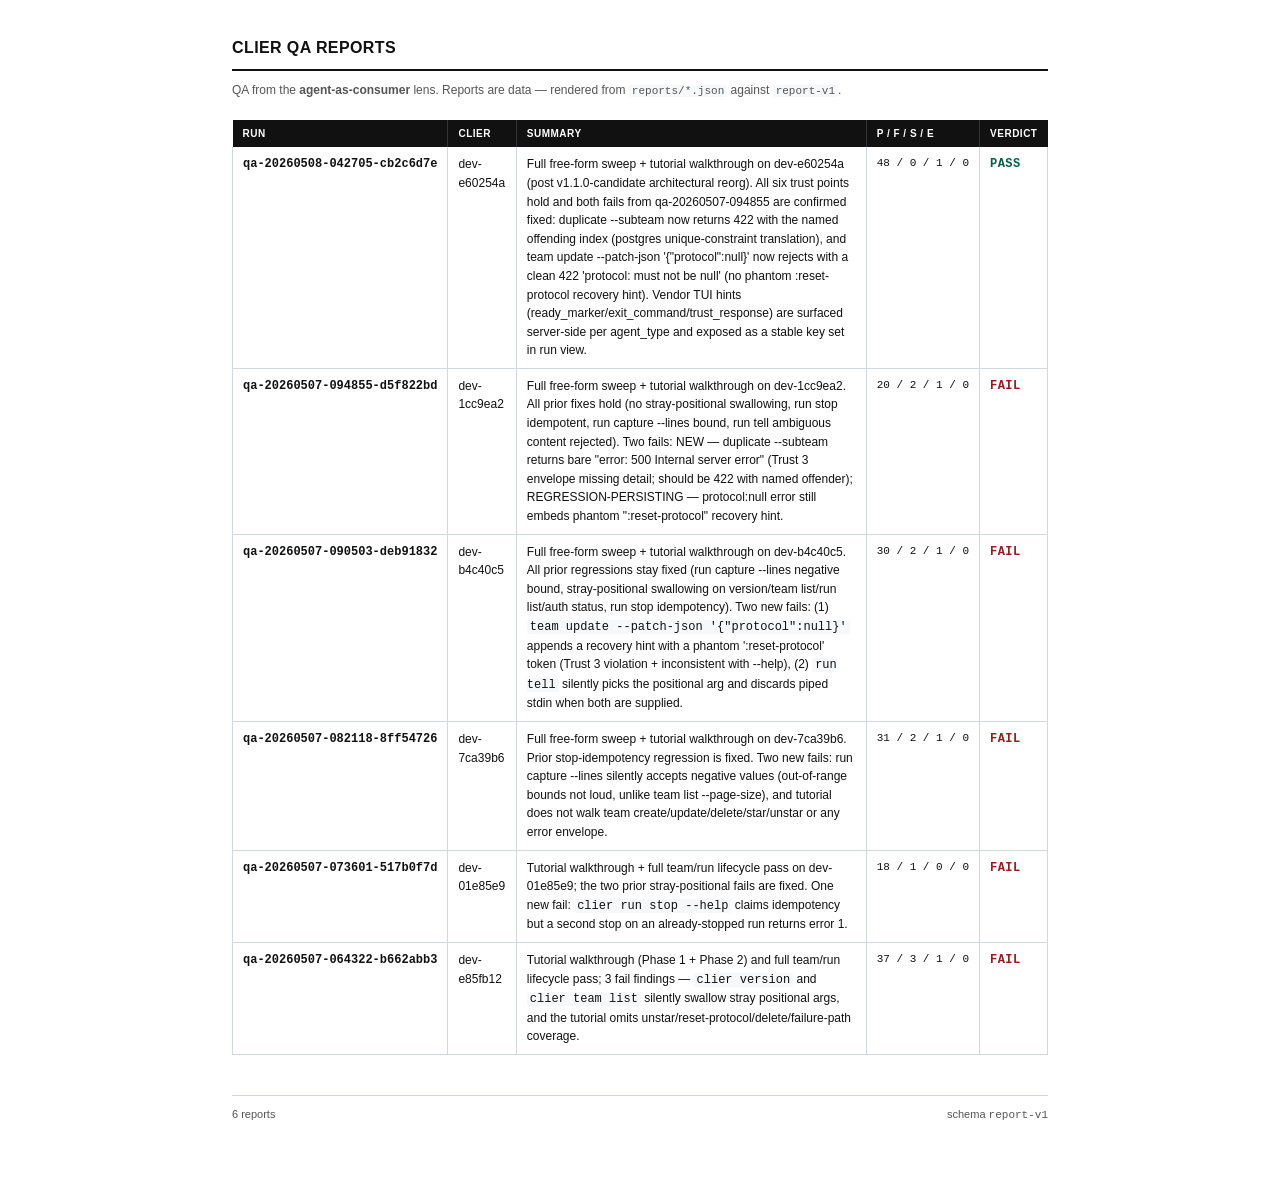
<file: index.html>
<!DOCTYPE html>
<html lang="ko">
<head>
<meta charset="UTF-8">
<meta name="viewport" content="width=device-width, initial-scale=1">
<title>clier QA</title>
<link rel="stylesheet" href="style.css">
</head>
<body>
<div id="app" class="doc"></div>

<script>
// ─────────────────────────────────────────────────────────────────
// clier QA SPA — consumes report-v1 (flat shape)
// #/              → list view   (reports/index.json)
// #/report/<id>   → detail view (reports/<id>.json)
// ─────────────────────────────────────────────────────────────────

const $app = document.getElementById('app');

const h = (tag, attrs = {}, ...kids) => {
  const el = document.createElement(tag);
  for (const [k, v] of Object.entries(attrs || {})) {
    if (v === undefined || v === null || v === false) continue;
    if (k === 'class') el.className = v;
    else if (k === 'html') el.innerHTML = v;
    else if (k.startsWith('on')) el.addEventListener(k.slice(2), v);
    else el.setAttribute(k, v === true ? '' : v);
  }
  for (const c of kids.flat()) {
    if (c === null || c === undefined || c === false) continue;
    el.append(c.nodeType ? c : document.createTextNode(String(c)));
  }
  return el;
};
const clear = (el) => { while (el.firstChild) el.removeChild(el.firstChild); };
const esc = (s) => s === null || s === undefined ? ''
  : String(s).replace(/&/g, '&amp;').replace(/</g, '&lt;').replace(/>/g, '&gt;');
const md = (s) => esc(s).replace(/`([^`]+)`/g, '<code>$1</code>')
                        .replace(/\*\*([^*]+)\*\*/g, '<strong>$1</strong>');

const route = () => {
  const hash = location.hash.replace(/^#\/?/, '');
  if (!hash) return { name: 'list' };
  const m = hash.match(/^report\/(.+)$/);
  return m ? { name: 'detail', id: decodeURIComponent(m[1]) } : { name: 'list' };
};

const render = async () => {
  clear($app);
  try {
    route().name === 'list' ? await renderList() : await renderDetail(route().id);
  } catch (e) {
    $app.append(h('div', { class: 'finding fail' },
      h('div', { class: 'finding-head' }, 'render error'),
      h('p', {}, String(e.message || e))));
    throw e;
  }
};
window.addEventListener('hashchange', render);
window.addEventListener('DOMContentLoaded', render);

// ═════ LIST ══════════════════════════════════════════════════════════
async function renderList() {
  const res = await fetch('reports/index.json', { cache: 'no-cache' });
  if (!res.ok) throw new Error(`reports/index.json: ${res.status}`);
  const items = await res.json();
  items.sort((a, b) => (b.id || '').localeCompare(a.id || ''));

  $app.append(
    h('div', { class: 'ix-head' },
      h('h1', {}, 'clier QA Reports'),
      h('p', { html: 'QA from the <strong>agent-as-consumer</strong> lens. Reports are data — rendered from <code>reports/*.json</code> against <code>report-v1</code>.' })
    )
  );

  if (!items.length) {
    $app.append(h('p', { class: 'empty', style: 'padding: 24px; text-align: center; color: var(--c-muted);' }, 'No reports yet.'),
      h('footer', {}, h('div', {}, 'schema report-v1')));
    return;
  }

  const tbody = h('tbody');
  for (const it of items) {
    const date = fmtDate(it.id);
    const c = it.counts || { pass: 0, fail: 0, skip: 0, error: 0 };
    const countsText = `${c.pass} / ${c.fail} / ${c.skip} / ${c.error}`;
    const verdict = it.verdict || 'pass';
    const href = `#/report/${encodeURIComponent(it.id)}`;
    tbody.append(
      h('tr', {},
        h('td', { class: 'date'   }, h('a', { href }, date)),
        h('td', {},                  h('a', { href }, it.clier_version || '—')),
        h('td', {},                  h('a', { href, html: md(it.summary || '') })),
        h('td', { class: 'counts' }, h('a', { href }, countsText)),
        h('td', { class: `verdict ${verdict}` }, h('a', { href }, verdict.toUpperCase()))
      )
    );
  }

  $app.append(
    h('table', { class: 'ix' },
      h('thead', {}, h('tr', {},
        h('th', {}, 'Run'),
        h('th', {}, 'clier'),
        h('th', {}, 'Summary'),
        h('th', {}, 'P / F / S / E'),
        h('th', {}, 'Verdict'))),
      tbody),
    h('footer', {},
      h('div', {}, `${items.length} reports`),
      h('div', { html: 'schema <code>report-v1</code>' }))
  );
}

// ═════ DETAIL ════════════════════════════════════════════════════════
async function renderDetail(id) {
  const res = await fetch(`reports/${id}.json`, { cache: 'no-cache' });
  if (!res.ok) throw new Error(`reports/${id}.json: ${res.status}`);
  const r = await res.json();
  if (r.schema_version !== 1) throw new Error(`unsupported schema_version: ${r.schema_version}`);

  const findings = r.findings || [];
  const c = countBy(findings, 'status');
  const verdict = (c.fail + c.error) === 0 ? 'PASS' : 'FAIL';

  $app.append(h('div', { class: 'crumb' },
    h('a', { href: '#/' }, 'QA Reports'), ' / ', r.id));

  $app.append(
    h('div', { class: 'doc-title' }, 'clier QA Report'),
    h('div', { class: 'doc-sub', html: `Run <code>${esc(r.id)}</code> · Verdict <strong>${verdict}</strong>` }),
    renderMeta(r),
    renderSummary(c, verdict, r.summary),
    renderFindings(findings),
    h('footer', {},
      h('div', { html: `Run <code>${esc(r.id)}</code>` }),
      h('div', { html: 'Schema <code>report-v1</code>' }))
  );
}

function renderMeta(r) {
  const modelText = r.agent ? `${r.agent.kind}${r.agent.model ? ' / ' + r.agent.model : ''}` : '—';
  return h('table', { class: 'meta' }, h('tbody', {},
    h('tr', {},
      h('th', {}, 'Started'),  h('td', {}, fmtTs(r.started_at)),
      h('th', {}, 'Finished'), h('td', {}, fmtTs(r.finished_at))),
    h('tr', {},
      h('th', {}, 'Duration'), h('td', {}, fmtDuration(r.started_at, r.finished_at)),
      h('th', {}, 'OS'),       h('td', {}, r.os || '—')),
    h('tr', {},
      h('th', {}, 'clier'),    h('td', {}, 'v' + (r.clier_version || '—')),
      h('th', {}, 'Agent'),    h('td', { class: 'narrow' }, modelText)),
    h('tr', {},
      h('th', {}, 'Auth'),     h('td', {}, r.auth_target || '—'),
      h('th', {}, 'Prefix'),   h('td', {}, r.disposable_prefix || '—'))
  ));
}

function renderSummary(c, verdict, summary) {
  const sec = h('section', {});
  sec.append(h('h2', { html: `<span class="num">1.</span>Summary` }));
  sec.append(h('table', { class: 't' },
    h('thead', {}, h('tr', {},
      h('th', {}, 'Total'), h('th', {}, 'Pass'),
      h('th', {}, 'Fail'), h('th', {}, 'Error'), h('th', {}, 'Skip'))),
    h('tbody', {},
      h('tr', {},
        h('td', { class: 'num' },     c.total || 0),
        h('td', { class: 'st pass' }, c.pass || 0),
        h('td', { class: 'st fail' }, c.fail || 0),
        h('td', { class: 'st error'}, c.error || 0),
        h('td', { class: 'st skip' }, c.skip || 0)))
  ));
  if (summary) sec.append(h('p', { style: 'margin-top: 12px;', html: md(summary) }));
  return sec;
}

function renderFindings(findings) {
  const sec = h('section', {});
  sec.append(h('h2', { html: `<span class="num">2.</span>Findings` }));

  if (!findings.length) {
    sec.append(h('p', { class: 'empty' }, 'No findings in this run.'));
    return sec;
  }

  const thead = h('thead', {}, h('tr', {},
    h('th', { class: 'col-num' }, '#'),
    h('th', {}, 'Finding'),
    h('th', { class: 'col-st' }, 'Status'),
    h('th', {}, 'Evidence')));

  const tbody = h('tbody');
  findings.forEach((f, i) => tbody.append(renderFindingRow(i + 1, f)));
  sec.append(h('table', { class: 't' }, thead, tbody));
  return sec;
}

function renderFindingRow(i, f) {
  const cell = h('td', {});

  // rationale is always present for findings
  cell.append(h('span', { class: 'ev agent', html: md(f.rationale) }));

  if (f.fail_note)    cell.append(h('span', { class: 'ev fail',  html: esc(f.fail_note) }));
  if (f.skip_reason)  cell.append(h('span', { class: 'ev',       html: `<em>${esc(f.skip_reason)}</em>` }));
  if (f.error_detail) cell.append(h('span', { class: 'ev fail',  html: esc(f.error_detail) }));

  // inline command evidence
  const bits = [];
  if (f.command)        bits.push(`<span class="ev-label">cmd</span><code>${esc(f.command)}</code>`);
  if (f.exit_code !== undefined) bits.push(`<span class="ev-label">exit</span>${f.exit_code}`);
  if (f.stdout_excerpt) bits.push(`<span class="ev-label">stdout</span>${esc(f.stdout_excerpt)}`);
  if (f.stderr_excerpt) bits.push(`<span class="ev-label">stderr</span>${esc(f.stderr_excerpt)}`);
  if (f.duration_ms !== undefined) bits.push(`<span class="ev-label">dur</span>${fmtMs(f.duration_ms)}`);
  if (bits.length) cell.append(h('span', { class: 'ev' + (f.status === 'fail' || f.status === 'error' ? ' fail' : ''), html: bits.join('  ') }));

  // multi-step
  if (f.steps?.length) {
    const stbody = h('tbody');
    f.steps.forEach((st, k) => stbody.append(renderStepRow(k + 1, st)));
    cell.append(h('table', { class: 't steps', style: 'margin-top: 6px;' },
      h('thead', {}, h('tr', {},
        h('th', { class: 'col-num' }, '#'),
        h('th', {}, 'Step'),
        h('th', { class: 'col-st' }, 'Status'))),
      stbody));
  }

  // references
  if (f.references?.length) {
    for (const ref of f.references) {
      if (ref.label) cell.append(h('span', { class: 'excerpt-label' }, ref.label));
      if (ref.excerpt) cell.append(h('div', { class: 'excerpt' }, ref.excerpt));
      else if (ref.url) cell.append(h('div', { class: 'excerpt' }, ref.url));
    }
  }

  return h('tr', {},
    h('td', { class: 'num' }, `2.${i}`),
    h('td', { html: md(f.title) }),
    h('td', { class: `st ${f.status}` }, f.status.toUpperCase()),
    cell);
}

function renderStepRow(num, st) {
  const body = h('td', {});
  body.append(h('span', { class: 'step-label', html: md(st.label) }));
  if (st.command) body.append(h('span', { class: 'ev', html: `<code>${esc(st.command)}</code>` }));
  const bits = [];
  if (st.exit_code !== undefined) bits.push(`<span class="ev-label">exit</span>${st.exit_code}`);
  if (st.stdout_excerpt) bits.push(`<span class="ev-label">stdout</span>${esc(st.stdout_excerpt)}`);
  if (st.stderr_excerpt) bits.push(`<span class="ev-label">stderr</span>${esc(st.stderr_excerpt)}`);
  if (bits.length) body.append(h('span', { class: 'ev' + (st.status === 'fail' ? ' fail' : ''), html: bits.join('  ') }));
  if (st.skip_reason) body.append(h('span', { class: 'ev', html: `<em>${esc(st.skip_reason)}</em>` }));
  return h('tr', { class: `step ${st.status}` },
    h('td', { class: 'num' }, num),
    body,
    h('td', { class: `st ${st.status}` }, st.status.toUpperCase()));
}

// ─── utils ───────────────────────────────────────────────────────────
function countBy(items, key) {
  const c = { total: items.length, pass: 0, fail: 0, skip: 0, error: 0 };
  for (const it of items) c[it[key]] = (c[it[key]] || 0) + 1;
  return c;
}
function fmtDate(id) {
  const m = (id || '').match(/^(\d{4}-\d{2}-\d{2})T(\d{2})(\d{2})/);
  return m ? `${m[1]} ${m[2]}:${m[3]}` : (id || '');
}
function fmtTs(iso) {
  try {
    const d = new Date(iso);
    const p = (n) => String(n).padStart(2, '0');
    return `${d.getFullYear()}-${p(d.getMonth()+1)}-${p(d.getDate())} ${p(d.getHours())}:${p(d.getMinutes())}:${p(d.getSeconds())} KST`;
  } catch { return iso; }
}
function fmtDuration(a, b) {
  const ms = new Date(b) - new Date(a);
  if (!isFinite(ms) || ms < 0) return '—';
  const s = Math.floor(ms / 1000);
  return `${Math.floor(s / 60)}m ${s % 60}s`;
}
function fmtMs(ms) { return ms >= 1000 ? (ms / 1000).toFixed(1) + 's' : ms + 'ms'; }
</script>
</body>
</html>
</file>
<file: style.css>
/* clier QA — sober document style */

*, *::before, *::after { box-sizing: border-box; margin: 0; padding: 0; }

:root {
  --c-text: #111;
  --c-muted: #555;
  --c-faint: #888;
  --c-border: #d0d7de;
  --c-border-strong: #1a1a1a;
  --c-bg: #fff;
  --c-bg-alt: #f6f8fa;
  --c-pass: #065f46;
  --c-fail: #991b1b;
  --c-skip: #6b7280;
  --c-error: #92400e;
  --font-sans: -apple-system, BlinkMacSystemFont, 'Segoe UI', Roboto, 'Helvetica Neue', sans-serif;
  --font-mono: ui-monospace, SFMono-Regular, Menlo, Consolas, monospace;
}

html { -webkit-text-size-adjust: 100%; }
body {
  font-family: var(--font-sans);
  font-size: 13px;
  line-height: 1.55;
  color: var(--c-text);
  background: var(--c-bg);
}
a { color: inherit; }

.doc { max-width: 880px; margin: 0 auto; padding: 36px 32px 80px; }

/* crumb */
.crumb {
  font-size: 11px;
  color: var(--c-muted);
  margin-bottom: 20px;
  padding-bottom: 8px;
  border-bottom: 1px solid var(--c-border);
}
.crumb a { color: var(--c-muted); text-decoration: none; }
.crumb a:hover { text-decoration: underline; color: var(--c-text); }

/* title */
.doc-title {
  font-size: 15px;
  font-weight: 700;
  letter-spacing: 0.4px;
  text-transform: uppercase;
  padding-bottom: 8px;
  border-bottom: 2px solid var(--c-text);
  margin-bottom: 10px;
}
.doc-sub {
  font-size: 12px;
  color: var(--c-muted);
  margin-bottom: 20px;
}
.doc-sub code { font-family: var(--font-mono); font-size: 11px; }

/* metadata table */
table.meta {
  width: 100%;
  border-collapse: collapse;
  font-size: 12px;
  margin-bottom: 22px;
  border: 1px solid var(--c-border);
}
table.meta th, table.meta td {
  padding: 5px 10px;
  border: 1px solid var(--c-border);
  text-align: left;
  vertical-align: top;
}
table.meta th {
  width: 130px;
  background: var(--c-bg-alt);
  font-weight: 600;
  text-transform: uppercase;
  font-size: 10px;
  letter-spacing: 0.4px;
  color: var(--c-muted);
}
table.meta td { font-family: var(--font-mono); font-size: 12px; }
table.meta td.narrow { font-family: var(--font-sans); }

/* section heading */
section { margin-top: 26px; }
section > h2 {
  font-size: 13px;
  font-weight: 700;
  letter-spacing: 0.4px;
  text-transform: uppercase;
  padding-bottom: 4px;
  border-bottom: 1px solid var(--c-text);
  margin-bottom: 10px;
}
section > h2 .num { color: var(--c-muted); margin-right: 8px; font-family: var(--font-mono); font-weight: 700; }
section > h2 .chip {
  float: right;
  font-family: var(--font-mono);
  font-size: 10px;
  font-weight: 700;
  color: var(--c-muted);
  letter-spacing: 0.4px;
}
section h3 {
  font-size: 12px;
  font-weight: 700;
  margin: 14px 0 6px;
}
section h3 .num {
  color: var(--c-muted);
  margin-right: 8px;
  font-family: var(--font-mono);
}
section h4 {
  font-size: 10px;
  font-weight: 700;
  margin: 10px 0 4px;
  color: var(--c-muted);
  text-transform: uppercase;
  letter-spacing: 0.4px;
}

p {
  font-size: 13px;
  margin-bottom: 8px;
  line-height: 1.55;
}
p code, td code, li code {
  font-family: var(--font-mono);
  font-size: 12px;
  background: var(--c-bg-alt);
  padding: 0 3px;
  border-radius: 2px;
}

/* main data tables */
table.t {
  width: 100%;
  border-collapse: collapse;
  font-size: 12px;
  margin-bottom: 10px;
}
table.t thead th {
  padding: 6px 10px;
  background: var(--c-text);
  color: #fff;
  text-align: left;
  font-size: 10px;
  text-transform: uppercase;
  letter-spacing: 0.5px;
  font-weight: 700;
  border-right: 1px solid #333;
  white-space: nowrap;
}
table.t thead th:last-child { border-right: none; }
table.t tbody td {
  padding: 6px 10px;
  border-bottom: 1px solid var(--c-border);
  border-right: 1px solid var(--c-border);
  vertical-align: top;
  line-height: 1.45;
}
table.t tbody td:first-child { border-left: 1px solid var(--c-border); }
table.t tbody td:last-child  { border-right: 1px solid var(--c-border); }
table.t tbody tr:nth-child(even) td { background: var(--c-bg-alt); }

table.t code {
  font-family: var(--font-mono);
  font-size: 11px;
  background: rgba(0,0,0,0.04);
  padding: 0 3px;
  border-radius: 2px;
}

/* status / source / guidance cells */
.col-st { width: 68px; }
.col-src { width: 64px; }
.col-gd { width: 78px; }
.col-num { width: 44px; }
.col-role { width: 76px; }
.col-dur { width: 60px; }

.st {
  font-family: var(--font-mono);
  font-weight: 700;
  font-size: 11px;
  letter-spacing: 0.5px;
  text-align: center;
  white-space: nowrap;
}
.st.pass  { color: var(--c-pass); }
.st.fail  { color: var(--c-fail); }
.st.skip  { color: var(--c-skip); }
.st.error { color: var(--c-error); }

.src {
  font-family: var(--font-mono);
  font-size: 10px;
  text-transform: uppercase;
  letter-spacing: 0.4px;
  color: var(--c-muted);
  text-align: center;
}

.gd {
  font-family: var(--font-mono);
  font-size: 10px;
  letter-spacing: 0.5px;
  text-transform: uppercase;
  font-weight: 700;
  text-align: center;
}
.gd.good    { color: var(--c-pass); }
.gd.poor    { color: var(--c-error); }
.gd.missing { color: var(--c-fail); }

.num {
  font-family: var(--font-mono);
  text-align: right;
  color: var(--c-muted);
  font-size: 11px;
}

.role {
  font-family: var(--font-mono);
  font-size: 10px;
  text-transform: uppercase;
  letter-spacing: 0.4px;
  color: var(--c-muted);
}
.role.assertion { color: var(--c-text); font-weight: 700; }

.dur {
  font-family: var(--font-mono);
  font-size: 10px;
  color: var(--c-muted);
  text-align: right;
  white-space: nowrap;
}

/* evidence block inside a cell */
.ev {
  display: block;
  font-family: var(--font-mono);
  font-size: 10px;
  color: var(--c-muted);
  margin-top: 4px;
  white-space: pre-wrap;
  word-break: break-all;
}
.ev.fail { color: var(--c-fail); }
.ev-label {
  display: inline-block;
  font-family: var(--font-sans);
  font-size: 9px;
  text-transform: uppercase;
  letter-spacing: 0.4px;
  color: var(--c-faint);
  margin-right: 4px;
  font-weight: 700;
}

/* finding block (observation / scenario fail) */
.finding {
  border: 1px solid var(--c-border);
  border-left: 3px solid var(--c-text);
  padding: 10px 14px;
  margin: 10px 0 14px;
  background: var(--c-bg);
}
.finding.fail { border-left-color: var(--c-fail); }
.finding.error { border-left-color: var(--c-error); }
.finding.warn { border-left-color: var(--c-error); background: #fffbeb; }

.finding-head {
  font-family: var(--font-mono);
  font-size: 10px;
  letter-spacing: 0.5px;
  text-transform: uppercase;
  color: var(--c-muted);
  margin-bottom: 4px;
  font-weight: 700;
}
.finding h3 { margin: 0 0 6px; font-size: 13px; font-weight: 700; }

.excerpt {
  font-family: var(--font-mono);
  font-size: 11px;
  background: var(--c-bg-alt);
  border: 1px solid var(--c-border);
  padding: 6px 8px;
  margin: 6px 0;
  white-space: pre-wrap;
  color: var(--c-text);
  line-height: 1.5;
}
.excerpt-label {
  display: block;
  font-family: var(--font-sans);
  font-size: 10px;
  text-transform: uppercase;
  letter-spacing: 0.4px;
  color: var(--c-muted);
  margin: 8px 0 3px;
  font-weight: 700;
}
.excerpt-label:first-child { margin-top: 0; }

/* scenario sub-block */
.scenario {
  border: 1px solid var(--c-border);
  padding: 10px 14px;
  margin: 8px 0 16px;
  background: var(--c-bg);
}
.scenario.fail { border-left: 3px solid var(--c-fail); padding-left: 12px; }
.scenario-title {
  font-size: 12px;
  font-weight: 700;
  margin-bottom: 6px;
}

dl.outcome {
  display: grid;
  grid-template-columns: 110px 1fr;
  gap: 3px 10px;
  font-size: 11px;
  margin-bottom: 8px;
  padding: 6px 8px;
  background: var(--c-bg-alt);
  border-left: 2px solid var(--c-border-strong);
}
dl.outcome dt {
  font-size: 10px;
  text-transform: uppercase;
  letter-spacing: 0.4px;
  color: var(--c-muted);
  font-weight: 700;
}
dl.outcome dd { font-family: var(--font-mono); font-size: 11px; }
dl.outcome dd.pass { color: var(--c-pass); }
dl.outcome dd.fail { color: var(--c-fail); }

/* captured */
.captured {
  display: inline-block;
  font-family: var(--font-mono);
  font-size: 10px;
  color: var(--c-text);
  background: #ecfdf5;
  padding: 1px 5px;
  border: 1px solid #a7f3d0;
  margin: 2px 0 0;
}
.captured::before {
  content: 'captured';
  font-family: var(--font-sans);
  text-transform: uppercase;
  letter-spacing: 0.3px;
  font-size: 8px;
  color: #065f46;
  margin-right: 4px;
  font-weight: 700;
}

/* footer */
footer {
  margin-top: 40px;
  padding-top: 10px;
  border-top: 1px solid var(--c-border);
  font-size: 11px;
  color: var(--c-muted);
  display: flex; justify-content: space-between;
}
footer code { font-family: var(--font-mono); }

/* index */
.ix-head { margin-bottom: 20px; }
.ix-head h1 {
  font-size: 16px;
  font-weight: 700;
  letter-spacing: 0.4px;
  text-transform: uppercase;
  padding-bottom: 8px;
  border-bottom: 2px solid var(--c-text);
  margin-bottom: 10px;
}
.ix-head p { font-size: 12px; color: var(--c-muted); }
.ix-head p code { font-family: var(--font-mono); font-size: 11px; }

table.ix {
  width: 100%;
  border-collapse: collapse;
  font-size: 12px;
}
table.ix thead th {
  padding: 6px 10px;
  background: var(--c-text);
  color: #fff;
  text-align: left;
  font-size: 10px;
  text-transform: uppercase;
  letter-spacing: 0.5px;
  font-weight: 700;
  border-right: 1px solid #333;
  white-space: nowrap;
}
table.ix thead th:last-child { border-right: none; }
table.ix tbody td {
  padding: 8px 10px;
  border-bottom: 1px solid var(--c-border);
  border-right: 1px solid var(--c-border);
  vertical-align: top;
}
table.ix tbody td:first-child { border-left: 1px solid var(--c-border); }
table.ix tbody td:last-child  { border-right: 1px solid var(--c-border); }
table.ix tbody tr:hover td { background: var(--c-bg-alt); cursor: pointer; }
table.ix a { text-decoration: none; color: inherit; display: block; }
table.ix td.date {
  font-family: var(--font-mono);
  white-space: nowrap;
  font-weight: 600;
}
table.ix td.counts {
  font-family: var(--font-mono);
  font-size: 11px;
  white-space: nowrap;
}
table.ix td.verdict {
  font-family: var(--font-mono);
  font-weight: 700;
  letter-spacing: 0.4px;
  white-space: nowrap;
}
table.ix td.verdict.pass { color: var(--c-pass); }
table.ix td.verdict.fail { color: var(--c-fail); }
table.ix td.verdict.error { color: var(--c-error); }
</file>
